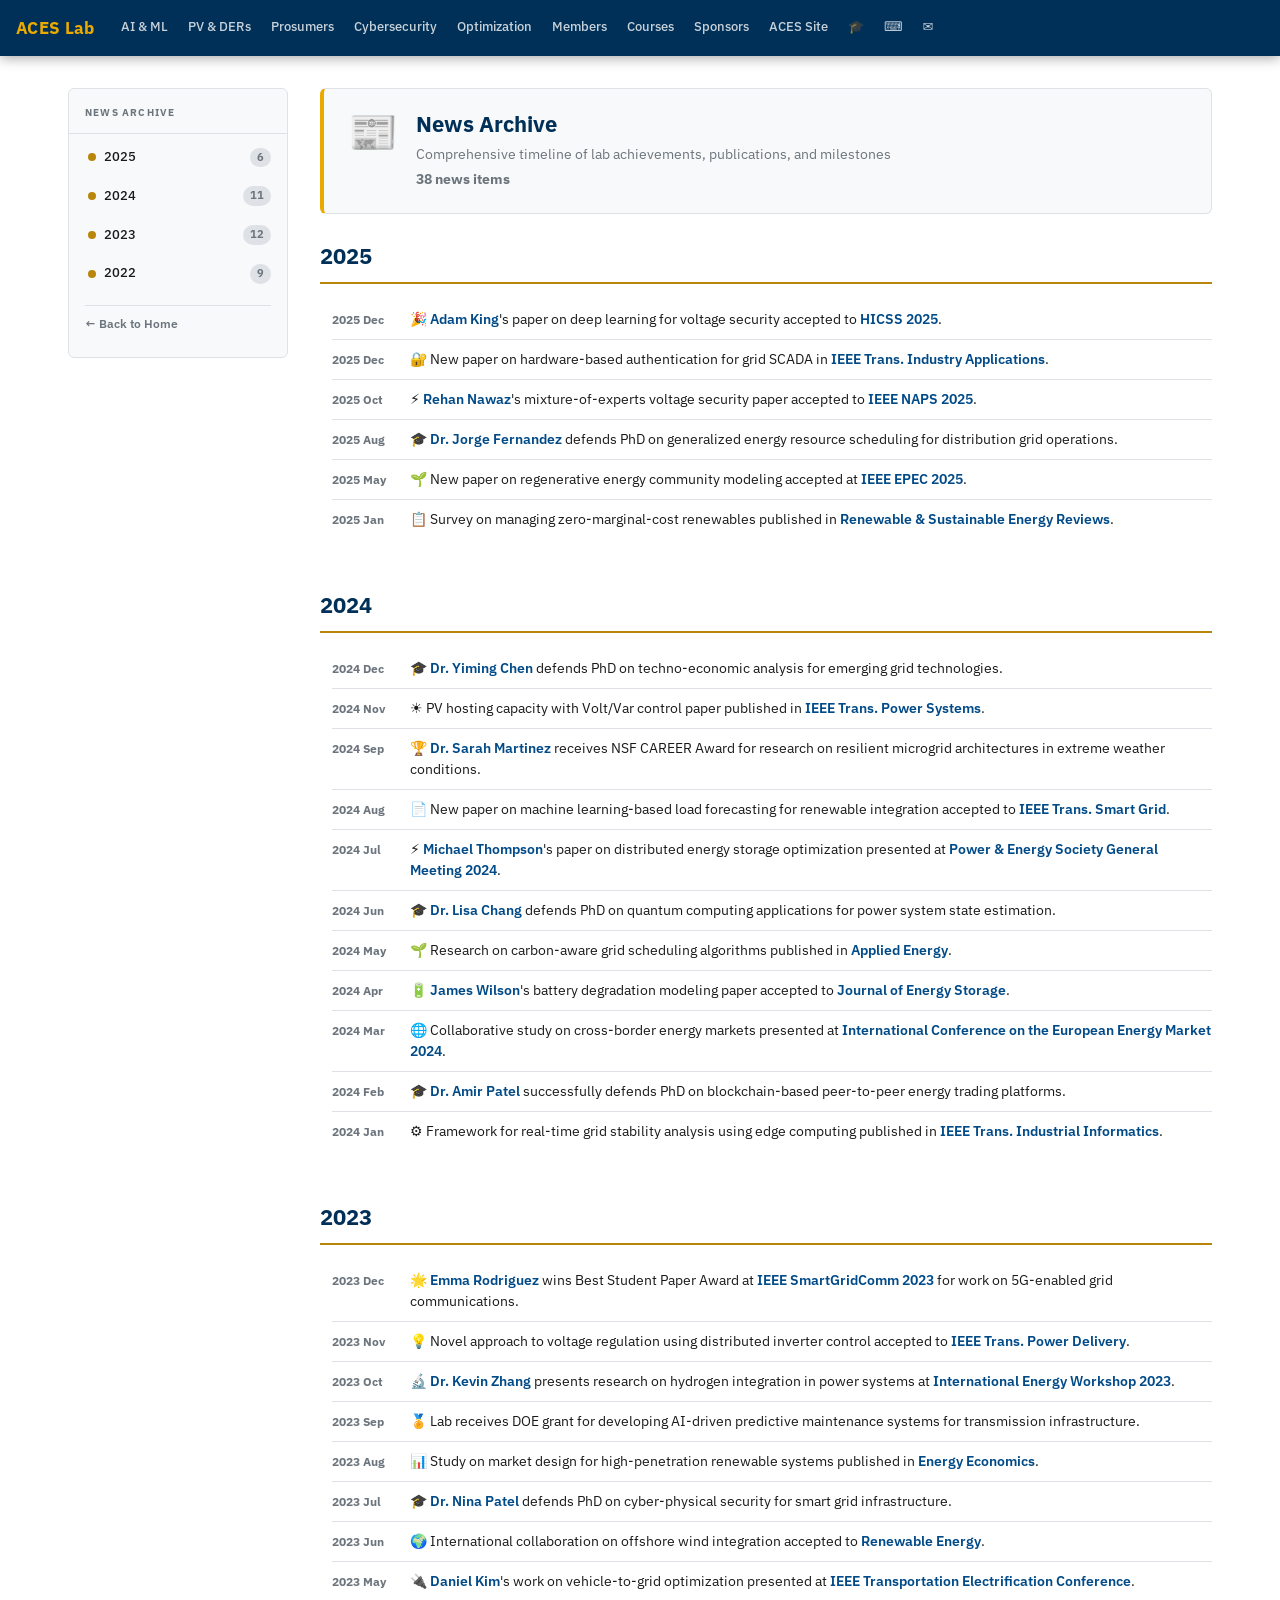
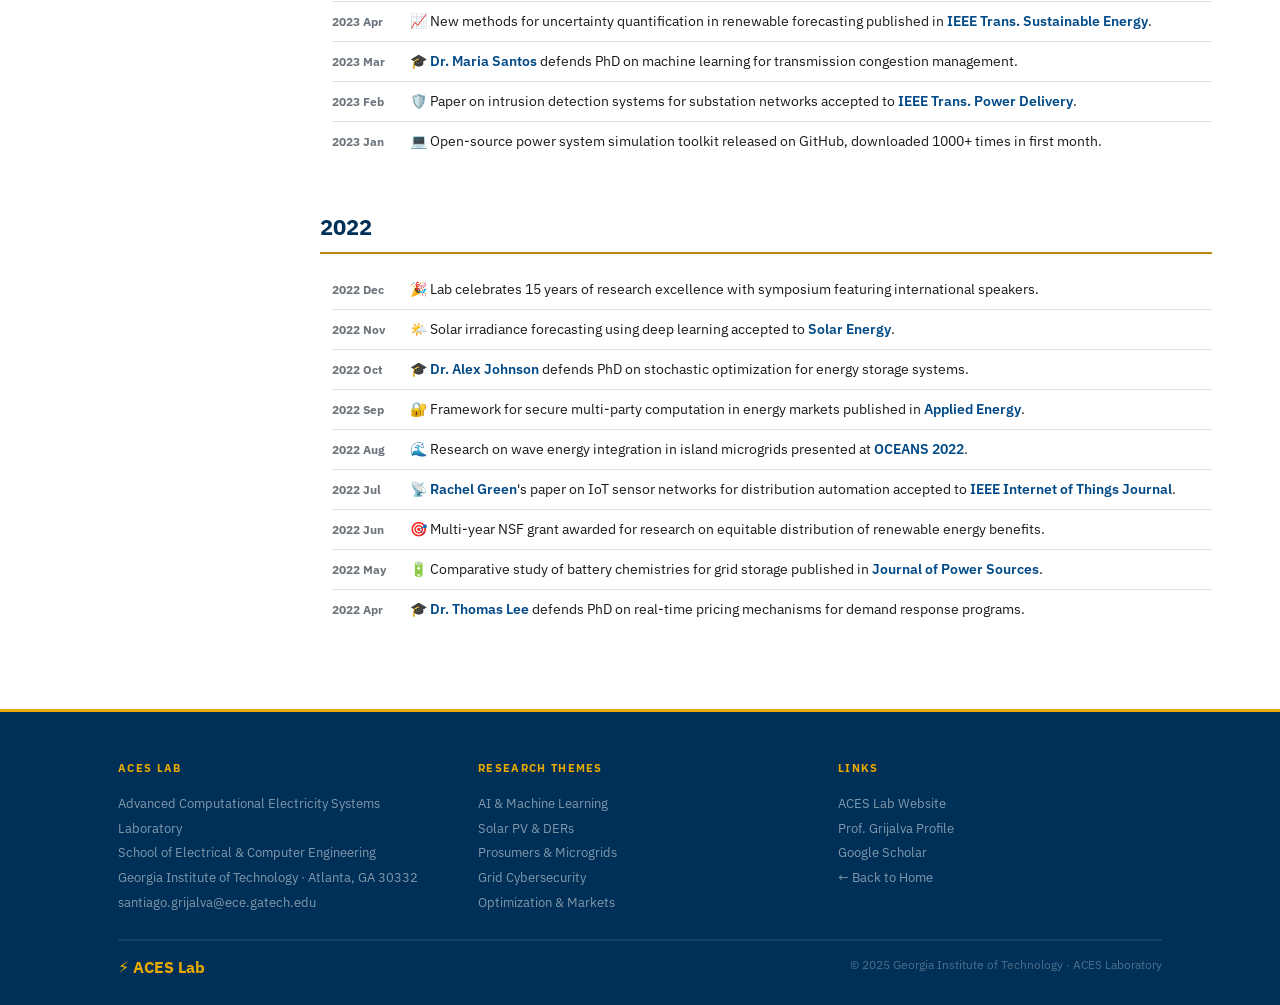
<file: news.html>
<!DOCTYPE html>
<html lang="en">
<head>
  <meta charset="UTF-8"/>
  <meta name="viewport" content="width=device-width, initial-scale=1"/>
  <title>More News — ACES Lab @ Georgia Tech</title>
  <link rel="preconnect" href="https://fonts.googleapis.com"/>
  <link rel="preconnect" href="https://fonts.gstatic.com" crossorigin/>
  <link href="https://fonts.googleapis.com/css2?family=IBM+Plex+Sans:wght@300;400;500;600;700&family=IBM+Plex+Mono:wght@500;600&display=swap" rel="stylesheet"/>
  <link rel="stylesheet" href="assets/css/style.css"/>
</head>
<body>

<nav id="navbar">
  <a class="nav-brand" href="index.html">ACES Lab</a>
  <button id="nav-toggle">☰</button>
  <div id="all-nav-links">
    <span id="nav-themes" style="display:contents"></span>
    <span class="nav-static" style="display:contents">
      <a href="index.html#team">Members</a>
      <a href="index.html#courses">Courses</a>
      <a href="index.html#sponsors">Sponsors</a>
      <a href="https://aces.ece.gatech.edu" target="_blank">ACES Site</a>
    </span>
    <span class="nav-icons">
      <a href="https://scholar.google.com/citations?user=MK-6O2oAAAAJ" target="_blank" title="Google Scholar">🎓</a>
      <a href="#" title="GitHub">⌨</a>
      <a href="mailto:santiago.grijalva@ece.gatech.edu" title="Email">✉</a>
    </span>
  </div>
</nav>

<div class="rpage-wrap">
  <div id="news-archive-page"></div>
</div>

<footer>
  <div class="wrap">
    <div class="fgrid">
      <div>
        <h5>ACES Lab</h5>
        <p>Advanced Computational Electricity Systems Laboratory</p>
        <p>School of Electrical &amp; Computer Engineering</p>
        <p>Georgia Institute of Technology · Atlanta, GA 30332</p>
        <a href="mailto:santiago.grijalva@ece.gatech.edu">santiago.grijalva@ece.gatech.edu</a>
      </div>
      <div>
        <h5>Research Themes</h5>
        <a href="research.html#research-ai">AI &amp; Machine Learning</a>
        <a href="research.html#research-pv">Solar PV &amp; DERs</a>
        <a href="research.html#research-prosumers">Prosumers &amp; Microgrids</a>
        <a href="research.html#research-cyber">Grid Cybersecurity</a>
        <a href="research.html#research-opt">Optimization &amp; Markets</a>
      </div>
      <div>
        <h5>Links</h5>
        <a href="https://aces.ece.gatech.edu" target="_blank">ACES Lab Website</a>
        <a href="http://faculty.ece.gatech.edu/santiago.grijalva" target="_blank">Prof. Grijalva Profile</a>
        <a href="https://scholar.google.com/citations?user=MK-6O2oAAAAJ" target="_blank">Google Scholar</a>
        <a href="index.html">← Back to Home</a>
      </div>
    </div>
    <hr class="fhr"/>
    <div class="fbot">
      <div class="fbrand">⚡ ACES Lab</div>
      <div>© 2025 Georgia Institute of Technology · ACES Laboratory</div>
    </div>
  </div>
</footer>

<script src="data/stats.js"></script>
<script src="data/news.js"></script>
<script src="data/more-news.js"></script>
<script src="data/team.js"></script>
<script src="data/sponsors.js"></script>
<script src="data/themes.js"></script>
<script src="data/papers.js"></script>
<script>
// Render news archive page
function renderNewsArchive() {
  const container = document.getElementById('news-archive-page');
  if (!container) return;

  // Inject nav themes
  const navEl = document.getElementById('nav-themes');
  if (navEl && window.ACES_THEMES) {
    navEl.innerHTML = window.ACES_THEMES.map(t =>
      `<a href="research.html#${t.id}">${t.navLabel}</a>`).join('');
  }

  // Group news by year
  const newsByYear = {};
  const allNews = [...(window.ACES_NEWS || []), ...(window.ACES_MORE_NEWS || [])];
  
  allNews.forEach(item => {
    const year = item.date.split(' ')[0];
    if (!newsByYear[year]) newsByYear[year] = [];
    newsByYear[year].push(item);
  });

  // Sort years descending
  const years = Object.keys(newsByYear).sort((a, b) => b.localeCompare(a));

  container.innerHTML = `
    <div class="rpage-layout">
      <aside class="rpage-sidebar">
        <div class="rpage-sidebar-title">News Archive</div>
        ${years.map(year => `
          <a class="theme-nav-item" href="#year-${year}">
            <span class="theme-dot" style="background:var(--gold2)"></span>
            <span>${year}</span>
            <span class="theme-count">${newsByYear[year].length}</span>
          </a>
        `).join('')}
        <a class="rpage-back" href="index.html">← Back to Home</a>
      </aside>
      <main class="rpage-main">
        <div class="rpage-header" style="border-left:4px solid var(--gold)">
          <div class="rpage-emoji">📰</div>
          <div>
            <h1>News Archive</h1>
            <p>Comprehensive timeline of lab achievements, publications, and milestones</p>
            <p class="rpage-count">${allNews.length} news items</p>
          </div>
        </div>
        ${years.map(year => `
          <div id="year-${year}" class="news-year-section">
            <h2 class="news-year-title">${year}</h2>
            <div class="news-list">
              ${newsByYear[year].map(n => `
                <div class="news-row">
                  <div class="nd">${n.date}</div>
                  <div class="nt">${n.emoji} ${n.text}</div>
                </div>
              `).join('')}
            </div>
          </div>
        `).join('')}
      </main>
    </div>`;
}

// Mobile nav toggle
document.addEventListener('DOMContentLoaded', () => {
  renderNewsArchive();
  
  const toggle = document.getElementById('nav-toggle');
  const links = document.getElementById('all-nav-links');
  if (toggle && links) {
    toggle.addEventListener('click', () => links.classList.toggle('open'));
  }
});
</script>
<style>
.news-year-section {
  margin-bottom: 48px;
}
.news-year-title {
  font-size: 1.4rem;
  font-weight: 700;
  color: var(--navy);
  margin-bottom: 16px;
  padding-bottom: 8px;
  border-bottom: 2px solid var(--gold2);
}
.news-list {
  padding-left: 12px;
}
</style>
</body>
</html>
</file>
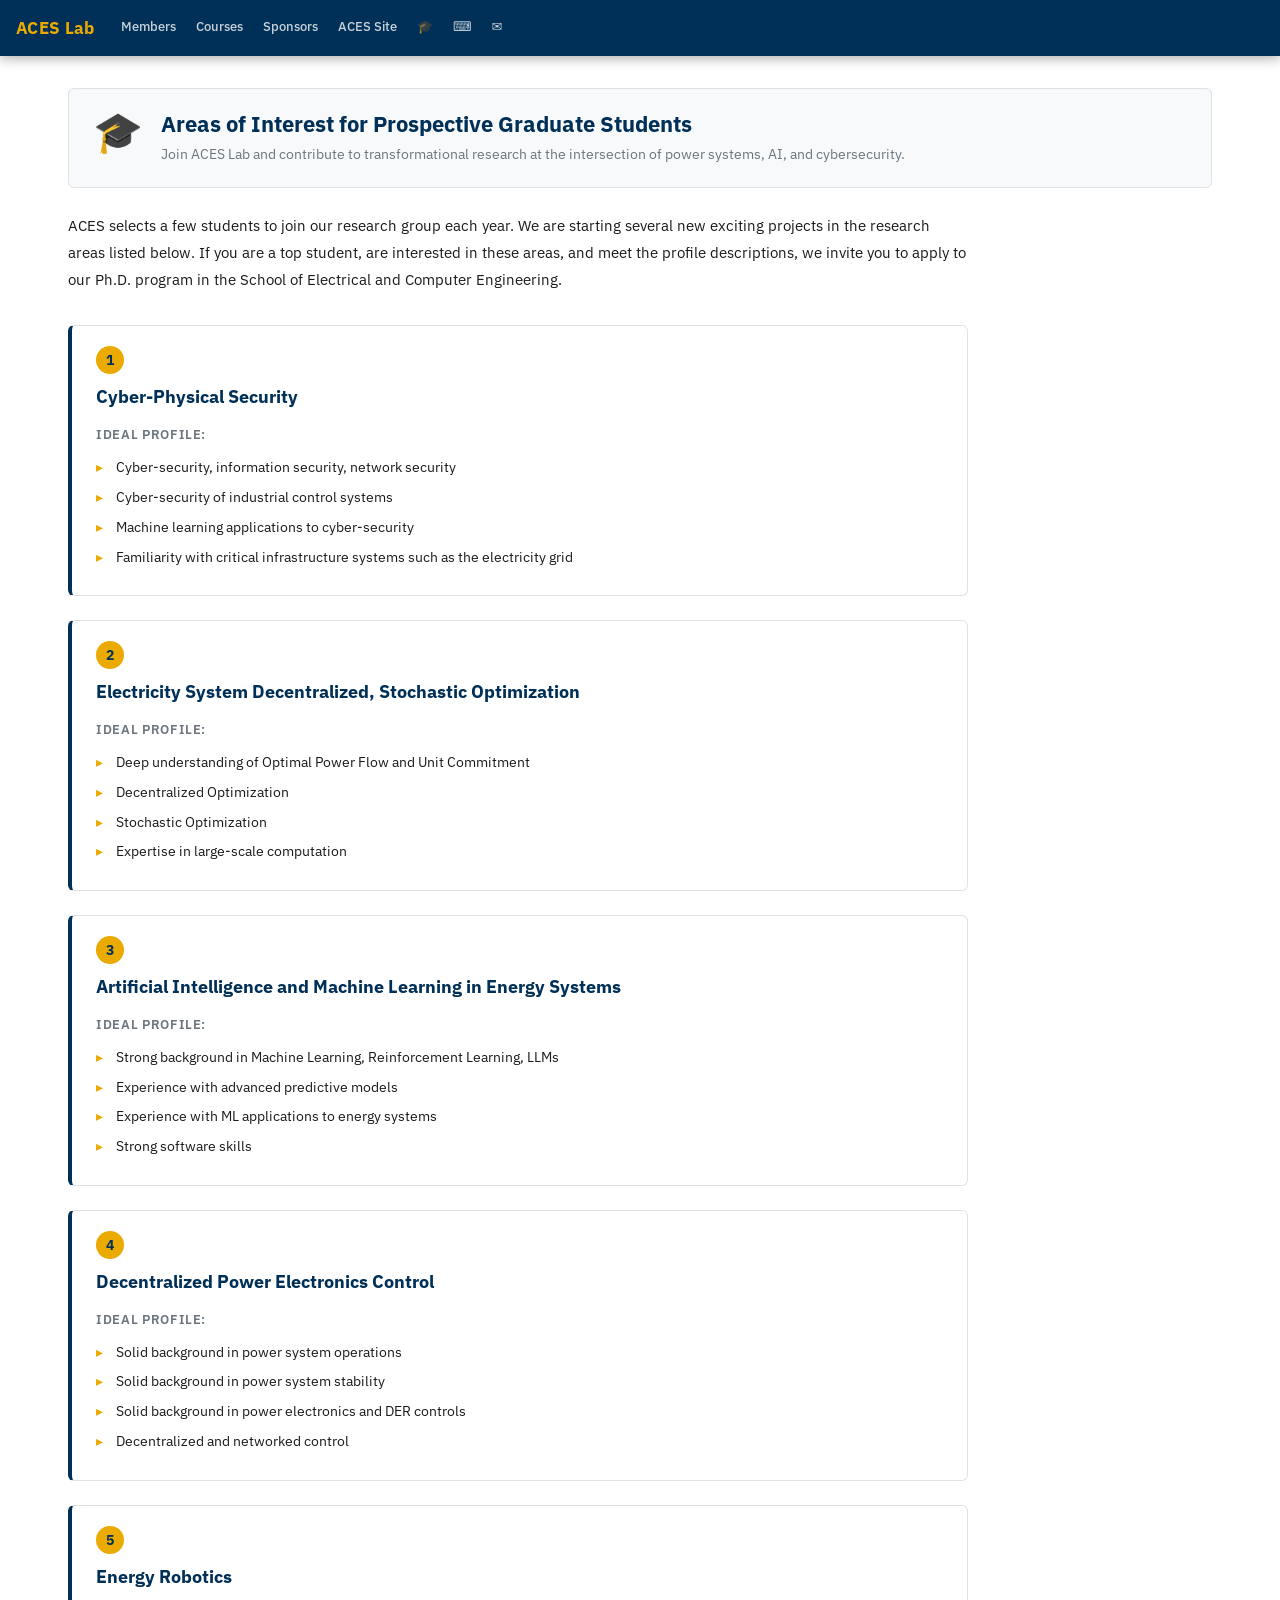
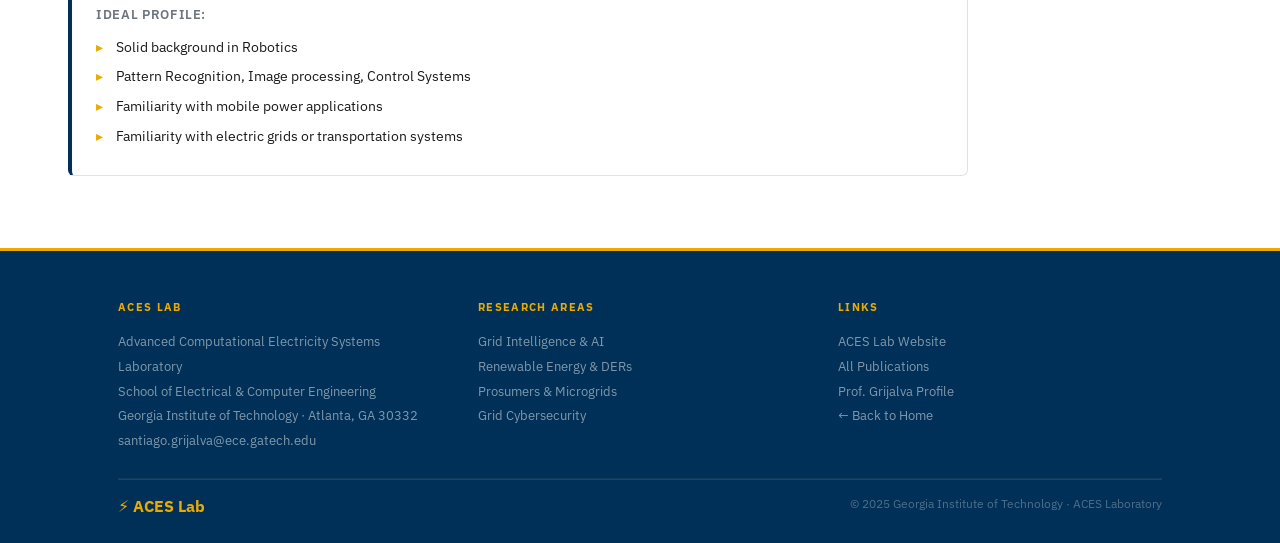
<file: prospective.html>
<!DOCTYPE html>
<html lang="en">
<head>
  <meta charset="UTF-8"/>
  <meta name="viewport" content="width=device-width, initial-scale=1"/>
  <title>Prospective Students — ACES Lab @ Georgia Tech</title>
  <link rel="preconnect" href="https://fonts.googleapis.com"/>
  <link rel="preconnect" href="https://fonts.gstatic.com" crossorigin/>
  <link href="https://fonts.googleapis.com/css2?family=IBM+Plex+Sans:wght@300;400;500;600;700&family=IBM+Plex+Mono:wght@500;600&display=swap" rel="stylesheet"/>
  <link rel="stylesheet" href="assets/css/style.css"/>
</head>
<body>

<nav id="navbar">
  <a class="nav-brand" href="index.html">ACES Lab</a>
  <button id="nav-toggle">☰</button>
  <div id="all-nav-links">
    <span id="nav-themes" style="display:contents"></span>
    <span class="nav-static" style="display:contents">
      <a href="index.html#team">Members</a>
      <a href="index.html#courses">Courses</a>
      <a href="index.html#sponsors">Sponsors</a>
      <a href="https://aces.ece.gatech.edu" target="_blank">ACES Site</a>
    </span>
    <span class="nav-icons">
      <a href="https://scholar.google.com/citations?user=MK-6O2oAAAAJ" target="_blank" title="Google Scholar">🎓</a>
      <a href="#" title="GitHub">⌨</a>
      <a href="mailto:santiago.grijalva@ece.gatech.edu" title="Email">✉</a>
    </span>
  </div>
</nav>

<div class="rpage-wrap">
  <div class="rpage-header">
    <div class="rpage-emoji">🎓</div>
    <div>
      <h1>Areas of Interest for Prospective Graduate Students</h1>
      <p>Join ACES Lab and contribute to transformational research at the intersection of power systems, AI, and cybersecurity.</p>
    </div>
  </div>

  <div style="max-width: 900px;">
    <p style="font-size: 15px; line-height: 1.8; color: var(--text); margin-bottom: 32px;">
      ACES selects a few students to join our research group each year. We are starting several new exciting projects in the research areas listed below. If you are a top student, are interested in these areas, and meet the profile descriptions, we invite you to apply to our Ph.D. program in the School of Electrical and Computer Engineering.
    </p>

    <div class="area-interest-grid">
      <!-- Area 1 -->
      <div class="interest-card">
        <div class="interest-number">1</div>
        <h3 class="interest-title">Cyber-Physical Security</h3>
        <div class="interest-label">Ideal Profile:</div>
        <ul class="interest-list">
          <li>Cyber-security, information security, network security</li>
          <li>Cyber-security of industrial control systems</li>
          <li>Machine learning applications to cyber-security</li>
          <li>Familiarity with critical infrastructure systems such as the electricity grid</li>
        </ul>
      </div>

      <!-- Area 2 -->
      <div class="interest-card">
        <div class="interest-number">2</div>
        <h3 class="interest-title">Electricity System Decentralized, Stochastic Optimization</h3>
        <div class="interest-label">Ideal Profile:</div>
        <ul class="interest-list">
          <li>Deep understanding of Optimal Power Flow and Unit Commitment</li>
          <li>Decentralized Optimization</li>
          <li>Stochastic Optimization</li>
          <li>Expertise in large-scale computation</li>
        </ul>
      </div>

      <!-- Area 3 -->
      <div class="interest-card">
        <div class="interest-number">3</div>
        <h3 class="interest-title">Artificial Intelligence and Machine Learning in Energy Systems</h3>
        <div class="interest-label">Ideal Profile:</div>
        <ul class="interest-list">
          <li>Strong background in Machine Learning, Reinforcement Learning, LLMs</li>
          <li>Experience with advanced predictive models</li>
          <li>Experience with ML applications to energy systems</li>
          <li>Strong software skills</li>
        </ul>
      </div>

      <!-- Area 4 -->
      <div class="interest-card">
        <div class="interest-number">4</div>
        <h3 class="interest-title">Decentralized Power Electronics Control</h3>
        <div class="interest-label">Ideal Profile:</div>
        <ul class="interest-list">
          <li>Solid background in power system operations</li>
          <li>Solid background in power system stability</li>
          <li>Solid background in power electronics and DER controls</li>
          <li>Decentralized and networked control</li>
        </ul>
      </div>

      <!-- Area 5 -->
      <div class="interest-card">
        <div class="interest-number">5</div>
        <h3 class="interest-title">Energy Robotics</h3>
        <div class="interest-label">Ideal Profile:</div>
        <ul class="interest-list">
          <li>Solid background in Robotics</li>
          <li>Pattern Recognition, Image processing, Control Systems</li>
          <li>Familiarity with mobile power applications</li>
          <li>Familiarity with electric grids or transportation systems</li>
        </ul>
      </div>
    </div>
  </div>
</div>

<footer>
  <div class="wrap">
    <div class="fgrid">
      <div>
        <h5>ACES Lab</h5>
        <p>Advanced Computational Electricity Systems Laboratory</p>
        <p>School of Electrical &amp; Computer Engineering</p>
        <p>Georgia Institute of Technology · Atlanta, GA 30332</p>
        <a href="mailto:santiago.grijalva@ece.gatech.edu">santiago.grijalva@ece.gatech.edu</a>
      </div>
      <div>
        <h5>Research Areas</h5>
        <a href="area.html#grid-intelligence">Grid Intelligence &amp; AI</a>
        <a href="area.html#renewable-energy">Renewable Energy &amp; DERs</a>
        <a href="area.html#prosumers-markets">Prosumers &amp; Microgrids</a>
        <a href="area.html#grid-security">Grid Cybersecurity</a>
      </div>
      <div>
        <h5>Links</h5>
        <a href="https://aces.ece.gatech.edu" target="_blank">ACES Lab Website</a>
        <a href="research.html">All Publications</a>
        <a href="http://faculty.ece.gatech.edu/santiago.grijalva" target="_blank">Prof. Grijalva Profile</a>
        <a href="index.html">← Back to Home</a>
      </div>
    </div>
    <hr class="fhr"/>
    <div class="fbot">
      <div class="fbrand">⚡ ACES Lab</div>
      <div>© 2025 Georgia Institute of Technology · ACES Laboratory</div>
    </div>
  </div>
</footer>

<script src="data/stats.js"></script>
<script src="data/news.js"></script>
<script src="data/team.js"></script>
<script src="data/sponsors.js"></script>
<script src="data/themes.js"></script>
<script src="data/papers.js"></script>
<script src="data/areas.js"></script>
<script src="assets/js/main.js"></script>

<style>
/* Additional styles for the prospective students page */
.area-interest-grid {
  display: grid;
  gap: 24px;
  margin-bottom: 40px;
}

.interest-card {
  background: #fff;
  border: 1px solid var(--border);
  border-left: 4px solid var(--navy);
  border-radius: var(--r);
  padding: 20px 24px;
  transition: border-left-color .2s, box-shadow .2s;
}

.interest-card:hover {
  border-left-color: var(--gold);
  box-shadow: 0 2px 8px rgba(0,0,0,0.08);
}

.interest-number {
  display: inline-block;
  background: var(--gold);
  color: var(--navy);
  font-weight: 700;
  font-size: 14px;
  width: 28px;
  height: 28px;
  border-radius: 50%;
  display: flex;
  align-items: center;
  justify-content: center;
  margin-bottom: 12px;
}

.interest-title {
  font-size: 1.1rem;
  font-weight: 700;
  color: var(--navy);
  margin-bottom: 16px;
  line-height: 1.3;
}

.interest-label {
  font-size: 13px;
  font-weight: 600;
  color: var(--muted);
  margin-bottom: 10px;
  text-transform: uppercase;
  letter-spacing: 0.05em;
}

.interest-list {
  list-style: none;
  padding: 0;
}

.interest-list li {
  font-size: 14px;
  color: var(--text);
  line-height: 1.7;
  padding-left: 20px;
  position: relative;
  margin-bottom: 6px;
}

.interest-list li:before {
  content: "▸";
  position: absolute;
  left: 0;
  color: var(--gold);
  font-weight: 700;
}

.apply-box {
  background: var(--off);
  border: 1px solid var(--border);
  border-left: 4px solid var(--gold);
  border-radius: var(--r);
  padding: 24px 28px;
  margin-top: 32px;
}

.apply-box h3 {
  font-size: 1.1rem;
  font-weight: 700;
  color: var(--navy);
  margin-bottom: 10px;
}

.apply-box p {
  font-size: 14px;
  color: var(--text);
  line-height: 1.7;
  margin-bottom: 16px;
}
</style>

</body>
</html>
</file>
<file: assets/css/style.css>
/* ============================================================
   ACES Lab — assets/css/style.css (ENHANCED VERSION)
   Georgia Tech Navy (#003057) + Gold (#EAAA00)
   With support for paper thumbnails and action buttons
   ============================================================ */

:root {
  --navy:   #003057;
  --navy2:  #004a88;
  --gold:   #EAAA00;
  --gold2:  #B8860B;
  --white:  #ffffff;
  --off:    #f8f9fa;
  --text:   #1a1a1a;
  --muted:  #6c757d;
  --border: #dee2e6;
  --r: 6px;
}

*, *::before, *::after { box-sizing: border-box; margin: 0; padding: 0; }
html { scroll-behavior: smooth; scroll-padding-top: 56px; }
body { font-family: 'IBM Plex Sans', system-ui, sans-serif; font-size: 15px; line-height: 1.6; color: var(--text); background: #fff; padding-top: 56px; }
a { color: var(--navy2); text-decoration: none; }
a:hover { color: var(--gold); }
img { max-width: 100%; display: block; }
.wrap { max-width: 1100px; margin: 0 auto; padding: 0 28px; }

/* ── NAVBAR ─────────────────────────────────────────────────── */
#navbar {
  position: fixed; top: 0; left: 0; right: 0; z-index: 9999;
  background: var(--navy); height: 56px;
  display: flex; align-items: center; padding: 0 16px;
  box-shadow: 0 2px 12px rgba(0,0,0,.35);
}
.nav-brand { font-size: 1.05rem; font-weight: 700; color: var(--gold) !important; white-space: nowrap; margin-right: 16px; flex-shrink: 0; letter-spacing: .02em; }
.nav-brand:hover { color: #fff !important; }
#nav-toggle { display: none; background: none; border: 1px solid rgba(255,255,255,.3); color: #fff; padding: 4px 9px; border-radius: 4px; cursor: pointer; font-size: 18px; line-height: 1; margin-left: auto; flex-shrink: 0; }
#all-nav-links { display: flex; align-items: center; flex: 1; overflow-x: auto; scrollbar-width: none; }
#all-nav-links::-webkit-scrollbar { display: none; }
#all-nav-links a { color: rgba(255,255,255,.78); font-size: 13px; font-weight: 500; padding: 0 10px; line-height: 56px; white-space: nowrap; border-bottom: 3px solid transparent; transition: color .15s, border-color .15s; flex-shrink: 0; }
#all-nav-links a:hover { color: var(--gold); border-bottom-color: var(--gold); }
.nav-icons { display: flex; flex-shrink: 0; }
.nav-icons a { color: rgba(255,255,255,.6); font-size: 14px; padding: 0 8px; line-height: 56px; }
.nav-icons a:hover { color: var(--gold); }

@media (max-width: 860px) {
  #nav-toggle { display: block; }
  #all-nav-links { display: none; position: fixed; top: 56px; left: 0; right: 0; background: #002040; flex-direction: column; z-index: 9998; overflow-y: auto; max-height: calc(100vh - 56px); }
  #all-nav-links.open { display: flex; }
  #all-nav-links a { line-height: 1; padding: 13px 24px; border-bottom: none; border-right: 3px solid transparent; }
  #all-nav-links a:hover { border-right-color: var(--gold); }
  .nav-icons { margin-left: 8px; }
}

/* ── HERO ────────────────────────────────────────────────────── */
#page-top {
  background: var(--navy);
  padding: 56px 0 56px;
  text-align: center;
  border-bottom: 1px solid rgba(234,170,0,.3);
}

.hero-logo-image-wrap {
  display: flex;
  justify-content: center;
  align-items: center;
  margin-bottom: 18px;
}

.hero-logo-image {
  width: min(82%, 620px);   /* smaller logo */
  height: auto;
  display: block;
}

.hero-tagline {
  font-size: .82rem;
  font-weight: 600;
  letter-spacing: .18em;
  text-transform: uppercase;
  color: rgba(255,255,255,.8);   /* make it white */
  margin-top: 8px;
  margin-bottom: 34px;
}

.stats-row {
  display: flex;
  flex-wrap: wrap;
  justify-content: center;
  gap: 6px 40px;
  margin-bottom: 34px;
}

.stat-num {
  font-size: 2rem;
  font-weight: 700;
  color: var(--gold);
  line-height: 1;
}

.stat-lbl {
  font-size: 10px;
  text-transform: uppercase;
  letter-spacing: .1em;
  color: rgba(255,255,255,.4);
  margin-top: 2px;
}

.hero-blurb {
  font-size: 15px;
  color: rgba(255,255,255,.72);
  line-height: 1.8;
  max-width: 820px;
  margin: 0 auto;
  padding: 0 20px;
}

.hero-blurb a {
  color: var(--gold);
  font-weight: 600;
  border-bottom: 1px solid rgba(234,170,0,.35);
}

.hero-blurb a:hover {
  border-bottom-color: var(--gold);
}

.hero-blurb strong {
  color: #fff;
}


/* ── TEAM STRIP ──────────────────────────────────────────────── */
.team-strip { background: var(--off); border-bottom: 1px solid var(--border); padding: 26px 20px; }
.strip-label { text-align: center; font-size: 11px; text-transform: uppercase; letter-spacing: .12em; color: var(--muted); margin-bottom: 16px; }
.strip-label a { font-weight: 600; color: var(--navy2); }
.strip-grid { display: flex; flex-wrap: wrap; justify-content: center; gap: 4px 2px; max-width: 1100px; margin: 0 auto; }
.member { display: flex; flex-direction: column; align-items: center; gap: 5px; padding: 7px 10px; border-radius: 8px; width: 80px; transition: background .15s; }
.member:hover { background: #e9ecef; }
.avatar { width: 58px; height: 58px; border-radius: 50%; background: var(--navy); border: 2px solid var(--border); display: flex; align-items: center; justify-content: center; font-weight: 700; font-size: 1rem; color: var(--gold); overflow: hidden; flex-shrink: 0; }
.avatar.pi { background: var(--gold); color: var(--navy); border-color: var(--gold); }
.avatar img { width: 100%; height: 100%; object-fit: cover; }
.m-name { font-size: 11px; font-weight: 600; color: var(--text); text-align: center; }
.m-role { font-size: 10px; color: var(--muted); text-align: center; }

/* ── NEWS ────────────────────────────────────────────────────── */
#news { padding: 40px 0 16px; }
.news-row { display: flex; gap: 14px; padding: 9px 0; border-bottom: 1px solid var(--border); align-items: baseline; }
.news-row:last-child { border-bottom: none; }
.nd { font-size: 11.5px; font-weight: 700; color: var(--muted); white-space: nowrap; min-width: 64px; }
.nt { font-size: 14px; color: var(--text); line-height: 1.5; }
.nt a { font-weight: 600; }
.more-news { margin-top: 14px; font-size: 14px; font-weight: 600; }

/* ── 4 RESEARCH AREA TILES ───────────────────────────────────── */
#research-areas { padding: 52px 0 36px; border-top: 1px solid var(--border); background: var(--off); }
#research-areas h2 { font-size: 1.6rem; font-weight: 700; color: var(--navy); margin-bottom: 8px; }
#research-areas .section-sub { font-size: 14px; color: var(--muted); margin-bottom: 24px; }
.area-tiles { display: grid; grid-template-columns: repeat(auto-fill, minmax(240px, 1fr)); gap: 16px; }
.area-tile {
  background: var(--white); border: 1px solid var(--border); border-radius: var(--r);
  padding: 24px 20px 20px; display: flex; flex-direction: column; gap: 6px;
  transition: box-shadow .18s, transform .18s; cursor: pointer;
}
.area-tile:hover { box-shadow: 0 6px 24px rgba(0,0,0,.12); transform: translateY(-3px); }
.area-emoji { font-size: 2rem; line-height: 1; margin-bottom: 4px; }
.area-title { font-size: 16px; font-weight: 700; color: var(--navy); line-height: 1.25; }
.area-tagline { font-size: 13px; color: var(--muted); line-height: 1.5; flex: 1; }
.area-pubs { font-size: 11.5px; font-weight: 700; color: var(--gold2); margin-top: 8px; }
.area-arrow { font-size: 13px; font-weight: 600; color: var(--navy2); margin-top: 4px; }
.area-tile:hover .area-arrow { color: var(--gold); }

/* ── RESEARCH SECTIONS (homepage) ──────────────────────────── */
.research { padding: 52px 0 28px; border-top: 1px solid var(--border); }
.research h2 { font-size: 1.6rem; font-weight: 700; color: var(--navy); margin-bottom: 8px; }
.research h2 span { margin-right: 8px; }
.research .desc { font-size: 14px; color: var(--muted); max-width: 820px; line-height: 1.7; margin-bottom: 28px; }

.group-photos-section {
  border-top: 1px solid var(--line);
  border-bottom: 1px solid var(--line);
  padding: 0 0 8px;
}

.group-photos-inner {
  max-width: 1180px; /* change this to match your main page container */
  margin: 0 auto;
  padding: 0 24px;
}

/* ── GROUP PHOTOS ROW ────────────────────────────────── */
.group-photos-row {
  display: flex;
  gap: 16px;
  margin-top: 20px;
  margin-bottom: 32px;
  overflow-x: auto;
  scrollbar-width: thin;
}

.group-photo {
  flex: 1;
  min-width: 300px;
  height: 250px;
  object-fit: cover;
  border-radius: var(--r);
  box-shadow: 0 2px 8px rgba(0,0,0,.12);
  transition: transform .2s, box-shadow .2s;
}

.group-photo:hover {
  transform: translateY(-3px);
  box-shadow: 0 4px 16px rgba(0,0,0,.18);
}

@media (max-width: 768px) {
  .group-photos-inner {
    padding: 0 20px;
  }

  .group-photo {
    min-width: 250px;
    height: 200px;
  }
}

/* ── PAPER CARDS (ENHANCED WITH IMAGES) ──────────────────────── */
.pgrid { display: grid; grid-template-columns: repeat(auto-fill, minmax(205px, 1fr)); gap: 16px; }
.pcard { 
  background: #fff; 
  border: 1px solid var(--border); 
  border-radius: var(--r); 
  overflow: hidden; 
  display: flex; 
  flex-direction: column; 
  transition: box-shadow .18s, transform .18s; 
}
.pcard:hover { 
  box-shadow: 0 6px 20px rgba(0,0,0,.12); 
  transform: translateY(-3px); 
}

/* Paper thumbnail with image */
.paper-thumb {
  position: relative;
  height: 120px;
  background: var(--navy);
  overflow: hidden;
  flex-shrink: 0;
}
.paper-thumb img {
  width: 100%;
  height: 100%;
  object-fit: cover;
  opacity: 0.92;
}
.paper-year {
  position: absolute;
  top: 8px;
  right: 8px;
  background: rgba(0, 0, 0, 0.7);
  color: var(--gold);
  font-size: 10px;
  font-weight: 700;
  font-family: 'IBM Plex Mono', monospace;
  padding: 3px 8px;
  border-radius: 3px;
}

/* Preview thumbnail (slightly smaller for homepage) */
.paper-thumb-preview {
  position: relative;
  height: 100px;
  background: var(--navy);
  overflow: hidden;
  flex-shrink: 0;
}
.paper-thumb-preview img {
  width: 100%;
  height: 100%;
  object-fit: cover;
  opacity: 0.92;
}
.paper-thumb-preview .paper-year {
  position: absolute;
  top: 6px;
  right: 6px;
  background: rgba(0, 0, 0, 0.7);
  color: var(--gold);
  font-size: 9px;
  font-weight: 700;
  font-family: 'IBM Plex Mono', monospace;
  padding: 2px 6px;
  border-radius: 3px;
}

/* Colored top bar (for papers without images) */
.pthumb-bar { 
  height: 8px; 
  flex-shrink: 0; 
  display: flex; 
  align-items: center; 
  justify-content: flex-end; 
  padding: 0 8px; 
}
.pthumb-year { 
  font-size: 10px; 
  font-weight: 700; 
  color: rgba(255,255,255,.8); 
  font-family: 'IBM Plex Mono', monospace; 
}

.pbody { 
  padding: 12px 13px 12px; 
  display: flex; 
  flex-direction: column; 
  flex: 1; 
}
.ptitle { 
  font-size: 13px; 
  font-weight: 700; 
  color: var(--text); 
  line-height: 1.3; 
  margin-bottom: 6px; 
  flex: 1; 
}
.psub { 
  font-size: 11.5px; 
  color: var(--muted); 
  line-height: 1.45; 
  margin-bottom: 6px; 
}
.pdivider { 
  display: flex; 
  gap: 4px; 
  margin: 4px 0 6px; 
}
.pdivider i { 
  display: inline-block; 
  width: 14px; 
  height: 3px; 
  background: var(--border); 
  border-radius: 2px; 
}
.pbadges { 
  display: flex; 
  flex-wrap: wrap; 
  gap: 4px; 
  margin-bottom: 8px;
}
.badge-venue { 
  font-size: 10px; 
  font-weight: 700; 
  background: var(--navy); 
  color: var(--gold); 
  padding: 2px 7px; 
  border-radius: 3px; 
}
.badge-award { 
  display: inline-block; 
  font-size: 10px; 
  font-weight: 700; 
  background: #fff8e1; 
  color: #6d4c00; 
  border: 1px solid #f0c040; 
  padding: 2px 7px; 
  border-radius: 3px; 
  margin-bottom: 4px; 
}
.badge-author { 
  font-size: 10.5px; 
  color: var(--muted); 
  padding: 2px 3px; 
}

/* Paper action buttons (PDF, Code, Project, etc.) */
.paper-actions {
  display: flex;
  flex-wrap: wrap;
  gap: 6px;
  margin-top: auto;
  padding-top: 8px;
  border-top: 1px solid var(--border);
}
.paper-action {
  display: inline-flex;
  align-items: center;
  gap: 4px;
  font-size: 10px;
  font-weight: 600;
  color: var(--navy2);
  background: var(--off);
  border: 1px solid var(--border);
  padding: 3px 8px;
  border-radius: 3px;
  transition: all .15s;
}
.paper-action:hover {
  background: var(--navy);
  color: var(--gold);
  border-color: var(--navy);
}
.paper-action svg {
  flex-shrink: 0;
}

.pcard-link { 
  display: inline-block; 
  margin-top: 8px; 
  font-size: 11px; 
  font-weight: 600; 
  color: var(--navy2); 
}
.pcard-link:hover { 
  color: var(--gold); 
}

/* See-more tile */
.pcard-seemore { cursor: pointer; }
.seemore-thumb { 
  height: 8px; /* same as bar, but bigger visual */ 
  position: relative; 
  height: 110px; 
  display: flex; 
  flex-direction: column; 
  align-items: center; 
  justify-content: center; 
  gap: 4px; 
}
.pthumb-grid { 
  position: absolute; 
  inset: 0; 
  background-image: repeating-linear-gradient(0deg,transparent,transparent 22px,rgba(255,255,255,.06) 22px,rgba(255,255,255,.06) 23px), repeating-linear-gradient(90deg,transparent,transparent 22px,rgba(255,255,255,.06) 22px,rgba(255,255,255,.06) 23px); 
}
.seemore-count { 
  font-family: 'IBM Plex Mono', monospace; 
  font-size: 2rem; 
  font-weight: 700; 
  color: #fff; 
  line-height: 1; 
  position: relative; 
  z-index: 1; 
}
.seemore-label { 
  font-size: 10px; 
  font-weight: 600; 
  letter-spacing: .1em; 
  text-transform: uppercase; 
  color: rgba(255,255,255,.75); 
  position: relative; 
  z-index: 1; 
}
.seemore-title { 
  color: var(--navy2) !important; 
}
.pcard-seemore .psub { 
  color: var(--navy2); 
  font-weight: 500; 
}

/* ── TEAM FULL ───────────────────────────────────────────────── */
#team { background: var(--off); padding: 52px 0; border-top: 1px solid var(--border); }
.team-h2 { font-size: 1.6rem; font-weight: 700; color: var(--navy); margin-bottom: 6px; }
.team-sub { font-size: 13.5px; color: var(--muted); margin-bottom: 4px; }
.tgroup-label { font-size: 11px; font-weight: 700; text-transform: uppercase; letter-spacing: .12em; color: var(--muted); padding-bottom: 8px; border-bottom: 1px solid var(--border); margin: 24px 0 14px; }
.tgrid { display: grid; grid-template-columns: repeat(auto-fill, minmax(240px, 1fr)); gap: 12px; }
.tcard { background: #fff; border: 1px solid var(--border); border-radius: var(--r); padding: 13px 15px; display: flex; gap: 12px; align-items: flex-start; }
.tavatar { width: 46px; height: 46px; border-radius: 50%; background: var(--navy); flex-shrink: 0; display: flex; align-items: center; justify-content: center; font-weight: 700; font-size: .95rem; color: var(--gold); overflow: hidden; }
.tavatar.pi { background: var(--gold); color: var(--navy); }
.tavatar img { width: 100%; height: 100%; object-fit: cover; }
.tname { font-size: 13px; font-weight: 700; color: var(--text); line-height: 1.2; margin-bottom: 2px; }
.trole { font-size: 11px; color: var(--navy2); font-weight: 600; }
.ttopic { font-size: 11px; color: var(--muted); margin-top: 3px; line-height: 1.4; }
.alumni-tbl { width: 100%; border-collapse: collapse; font-size: 13px; margin-top: 8px; }
.alumni-tbl td { padding: 7px 10px; border-bottom: 1px solid var(--border); vertical-align: top; }
.alumni-tbl tr:last-child td { border-bottom: none; }
.aname { font-weight: 600; color: var(--text); }
.ayear { color: var(--navy2); font-size: 12px; white-space: nowrap; }
.apos  { color: var(--muted); font-size: 12px; }
.join-box { background: #fff; border: 1px solid var(--border); border-left: 4px solid var(--gold); border-radius: var(--r); padding: 20px 24px; margin-top: 28px; }
.join-box h3 { font-size: 1rem; font-weight: 700; color: var(--navy); margin-bottom: 8px; }
.join-box p { font-size: 14px; color: var(--text); margin-bottom: 14px; }
.btn-navy { display: inline-block; background: var(--navy); color: var(--gold) !important; font-weight: 700; font-size: 13px; padding: 8px 20px; border-radius: var(--r); transition: background .15s; }
.btn-navy:hover { background: var(--navy2); }

/* ── COURSES ─────────────────────────────────────────────────── */
#courses { padding: 52px 0; border-top: 1px solid var(--border); }
#courses h2 { font-size: 1.6rem; font-weight: 700; color: var(--navy); margin-bottom: 24px; }
.cgrid { display: grid; grid-template-columns: repeat(auto-fill, minmax(260px, 1fr)); gap: 14px; }
.ccard { background: #fff; border: 1px solid var(--border); border-left: 4px solid var(--gold); border-radius: var(--r); padding: 15px 17px; }
.ccode { font-size: 10.5px; font-weight: 700; text-transform: uppercase; letter-spacing: .1em; color: var(--gold2); margin-bottom: 5px; }
.cname { font-size: 14px; font-weight: 700; color: var(--navy); margin-bottom: 4px; line-height: 1.3; }
.cdesc { font-size: 12px; color: var(--muted); line-height: 1.5; }

/* ── SPONSORS ────────────────────────────────────────────────── */
#sponsors { padding: 52px 0; border-top: 1px solid var(--border); background: var(--off); }
#sponsors h2 { font-size: 1.6rem; font-weight: 700; color: var(--navy); margin-bottom: 8px; }
.sdesc { font-size: 14px; color: var(--muted); margin-bottom: 22px; }
.sgrid { display: flex; flex-wrap: wrap; gap: 12px; align-items: center; }
.stile { background: #fff; border: 1px solid var(--border); border-radius: var(--r); padding: 12px 22px; font-size: 13px; font-weight: 600; color: var(--muted); display: flex; align-items: center; gap: 8px; transition: box-shadow .15s; min-width: 150px; }
.stile:hover { box-shadow: 0 2px 10px rgba(0,0,0,.1); color: var(--navy); }
.stile img { height: 30px; width: auto; object-fit: contain; }
.stile-add { border-style: dashed; color: #aaa; font-style: italic; opacity: .6; cursor: default; }

/* ── FOOTER ──────────────────────────────────────────────────── */
footer { background: var(--navy); color: rgba(255,255,255,.5); padding: 48px 0 24px; border-top: 3px solid var(--gold); }
.fgrid { display: grid; grid-template-columns: repeat(3, 1fr); gap: 36px; }
footer h5 { font-size: 11px; text-transform: uppercase; letter-spacing: .12em; color: var(--gold); margin-bottom: 14px; font-weight: 700; }
footer p, footer a { font-size: 13px; color: rgba(255,255,255,.5); line-height: 1.9; display: block; }
footer a:hover { color: var(--gold); }
.fhr { border-color: rgba(255,255,255,.1); margin: 24px 0 14px; }
.fbot { display: flex; justify-content: space-between; flex-wrap: wrap; gap: 8px; font-size: 12px; color: rgba(255,255,255,.3); }
.fbrand { font-weight: 700; color: var(--gold); font-size: 1rem; }

/* ── RESEARCH PAGE (research.html) ───────────────────────────── */
.rpage-wrap { max-width: 1200px; margin: 0 auto; padding: 32px 28px; }
.rpage-layout { display: grid; grid-template-columns: 220px 1fr; gap: 32px; align-items: start; }
.rpage-sidebar { position: sticky; top: 76px; background: var(--off); border: 1px solid var(--border); border-radius: var(--r); padding: 16px 0; overflow: hidden; }
.rpage-sidebar-title { font-size: 10px; font-weight: 700; text-transform: uppercase; letter-spacing: .12em; color: var(--muted); padding: 0 16px 12px; border-bottom: 1px solid var(--border); margin-bottom: 4px; }
.theme-nav-item { display: flex; align-items: center; gap: 8px; padding: 9px 16px; font-size: 13px; font-weight: 500; color: var(--text); transition: background .12s; border-left: 3px solid transparent; }
.theme-nav-item:hover { background: #eaecef; color: var(--navy); }
.theme-nav-item.active { background: #e8edf5; color: var(--navy); border-left-color: var(--navy); font-weight: 700; }
.theme-dot { width: 8px; height: 8px; border-radius: 50%; flex-shrink: 0; }
.theme-count { margin-left: auto; font-size: 11px; font-weight: 700; color: var(--muted); background: var(--border); padding: 1px 7px; border-radius: 10px; }
.rpage-back { display: block; margin: 12px 16px 0; font-size: 12px; font-weight: 600; color: var(--muted); padding: 8px 0; border-top: 1px solid var(--border); }
.rpage-back:hover { color: var(--navy); }
.rpage-header { display: flex; gap: 18px; align-items: flex-start; background: var(--off); border: 1px solid var(--border); border-radius: var(--r); padding: 22px 24px; margin-bottom: 24px; }
.rpage-emoji { font-size: 2.5rem; line-height: 1; flex-shrink: 0; }
.rpage-header h1 { font-size: 1.4rem; font-weight: 700; color: var(--navy); margin-bottom: 6px; line-height: 1.2; }
.rpage-header p { font-size: 13.5px; color: var(--muted); line-height: 1.6; }
.rpage-count { font-size: 12px; font-weight: 700; color: var(--gold2); margin-top: 4px !important; }
.rpage-grid { grid-template-columns: repeat(auto-fill, minmax(195px, 1fr)); }

/* ── AREA PAGE (area.html) ────────────────────────────────────── */
.area-page-tagline { font-size: 15px; color: var(--muted); font-style: italic; margin-bottom: 4px; }
.area-desc { font-size: 14.5px; color: var(--text); line-height: 1.8; margin-bottom: 28px; }
.area-desc h3 { font-size: 1rem; font-weight: 700; color: var(--navy); margin: 20px 0 8px; }
.area-desc ul { padding-left: 20px; }
.area-desc li { margin-bottom: 6px; }
.area-desc p { margin-bottom: 14px; }
.area-highlights { display: flex; flex-wrap: wrap; gap: 10px; margin-bottom: 28px; }
.area-hl-item { background: var(--off); border: 1px solid var(--border); border-radius: 20px; font-size: 12.5px; font-weight: 600; color: var(--navy); padding: 6px 14px; }
.area-papers-heading { font-size: 1.2rem; font-weight: 700; color: var(--navy); margin-bottom: 16px; }
.area-more-link { margin-top: 20px; font-size: 14px; font-weight: 600; }

/* ── Responsive ──────────────────────────────────────────────── */
@media (max-width: 800px) {
  .rpage-layout { grid-template-columns: 1fr; }
  .rpage-sidebar { position: static; display: flex; flex-wrap: wrap; gap: 4px; padding: 12px; }
  .rpage-sidebar-title { display: none; }
  .theme-nav-item { border-left: none; border-radius: 20px; border: 1px solid var(--border); padding: 5px 12px; font-size: 12px; }
  .theme-nav-item.active { border-color: var(--navy); }
  .rpage-back { width: 100%; margin: 8px 0 0; border-top: none; padding-top: 0; }
}
@media (max-width: 768px) {
  .hero-logo { flex-direction: column; gap: 12px; }
  .hero-title { text-align: center; }
  .fgrid { grid-template-columns: 1fr; gap: 24px; }
  .fbot { flex-direction: column; }
}
@media (max-width: 580px) {
  .pgrid { grid-template-columns: 1fr 1fr; }
  .hero-title h1 { font-size: 1.75rem; }
  .area-tiles { grid-template-columns: 1fr 1fr; }
}
</file>
